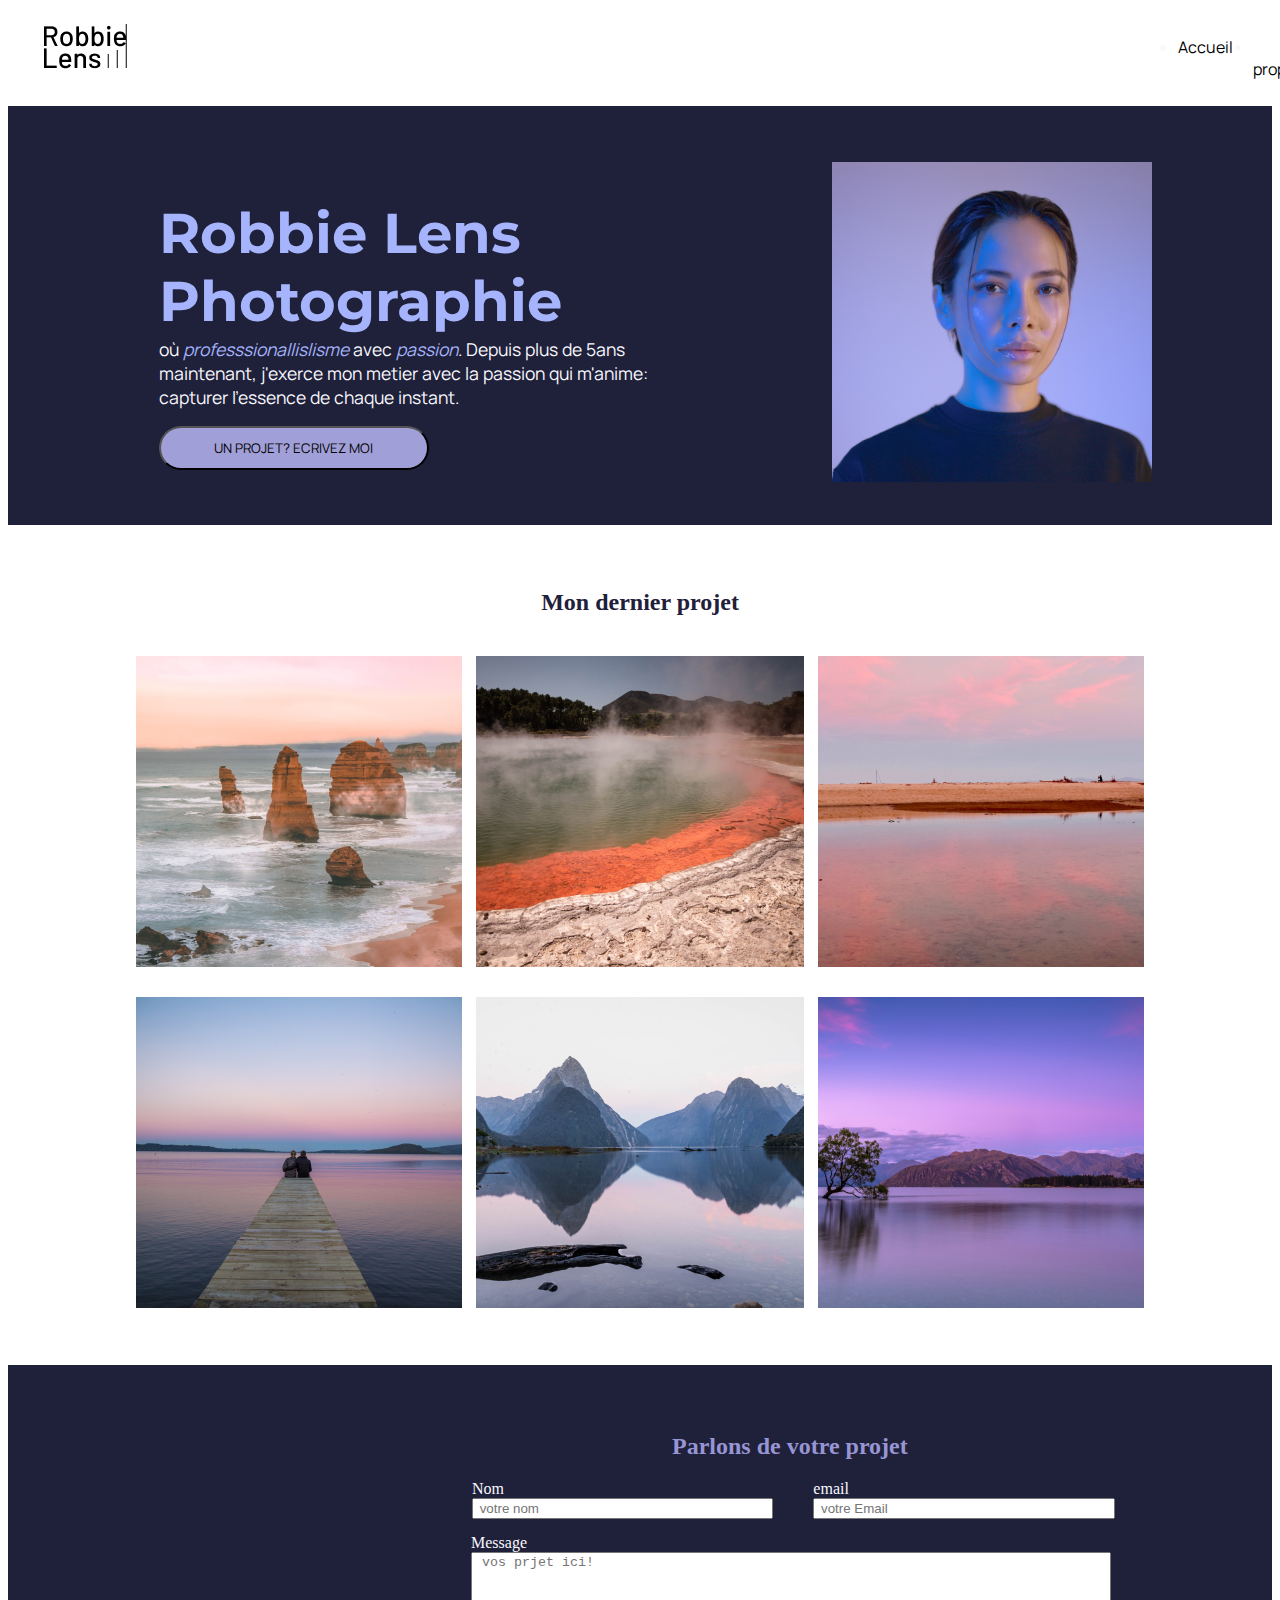
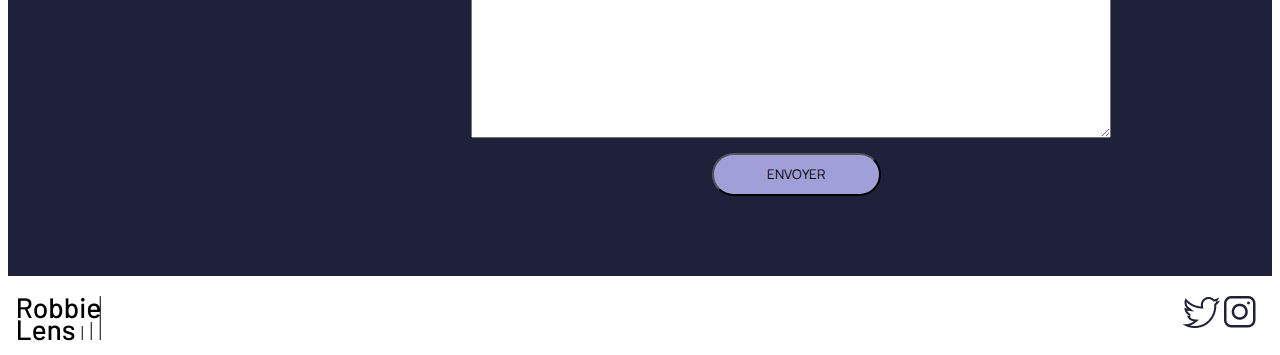
<file: html/index.html>
<!DOCTYPE html>
<html lang="fr">
<head>
    <meta charset="UTF-8">
    <link rel="stylesheet" href="style1.css">
    <meta name="viewport" content="width=device-width, initial-scale=1.0">
    <title>Robbie Lens</title>
    
    <link href="https://fonts.googleapis.com/css2?family=Manrope&amp;family=Montserrat&amp;display=swap" rel="stylesheet">
</head>
<body>
    <!--  Pour l'en tete -->
    <header>
        <div class="hautbas">
            <a href="index.html"><img class="logo" src="/images/logo.png" alt="logo"></a>
            <nav>
                <ul>
                    <div class="lien-accueil">
                        <li class="marge-menu"> <a href="index.html">Accueil</a></li>
                        <li class="marge-menu"> <a href="a-propos.html">A propos</a> </li>
                        <li class="marge-menu"> <a href="Portfolio.html">Portfolio</a></li>
                    </div>
                </ul>
            </nav>
        </div>
    <!-- POUR  TETE DU CORPS DE PAGE -->
    </header>
    <div class="haut">
        <section >
            <img class="lensimg" src="/images/robbie-lens.png" alt="robbie lens">
            <div class="titre">
                <h1>Robbie Lens <br> 
                Photographie</h1>
            
                <p class=" pp">où <em>professsionallislisme</em> avec <em>passion</em>. 
                Depuis plus de 5ans <br>
                maintenant, j'exerce mon metier avec la passion qui m'anime: <br>
                capturer l'essence de chaque instant. </p>
                <!-- <input class="bouton" type="submit" value="UN PROJET? ECRIVEZ MOI"> -->
                <button> <a href="#">UN PROJET? ECRIVEZ MOI</a></button>
            </div>
        </section>
    </div>
    <!-- Partie des photos -->
    <section class="mdp">
        <h2 class="h2-haut">Mon dernier projet</h2>
        <div>
            <img src="/images/element-1.png" alt="image">
            <img src="/images/element-2.png" alt="image"> 
            <img src="/images/element-3.png" alt="image"> 
        </div>
        <div>
            <img src="/images/element-4.png" alt="image">
            <img src="/images/element-5.png" alt="image"> 
            <img src="/images/element-6.png" alt="image"> 
        </div>

    </section>
    <!-- formulaire de contact  -->
    <section class="fdc"> 
        
        <form>
            <h2 class="form-h2"> Parlons de votre projet</h2>
            <div class="nom-email">
                <div class="nom">
                    <label> Nom</label>
                    <input class="espace" type="text" name="Nom" title="Nom" placeholder=" votre nom">
                </div>
                <div class="email">
                    <label> email </label>
                    <input class="espace" type="email" name="email" placeholder=" votre Email">   
                </div>
            </div>
            <div class="message">
                <label>Message </label>
                <textarea name="message" id="" cols="60" placeholder=" vos prjet ici! " rows="12"></textarea>
            </div>
            <div class="submit">
                <!-- <input type="submit" value="Envoyer" > -->
                <button> <a href="#">ENVOYER</a></button>
            </div>
        </form>
    </section>  
</body>
<footer>
    <div class="hautbas">
        <div class="flogo">
            <img src="/images/logo.png" alt="logo">
        </div>
        <div class="reseauimg">
            <a href="https://twitter.com" target="_blank"><img src="/images/twitter.png" alt="twitter "></a>
            <a href="https://instagram.com" target="_blank"> <img src="/images/instagram.png" alt="instagram"></a>
        </div>
    </div>
</footer>
</html>
</file>
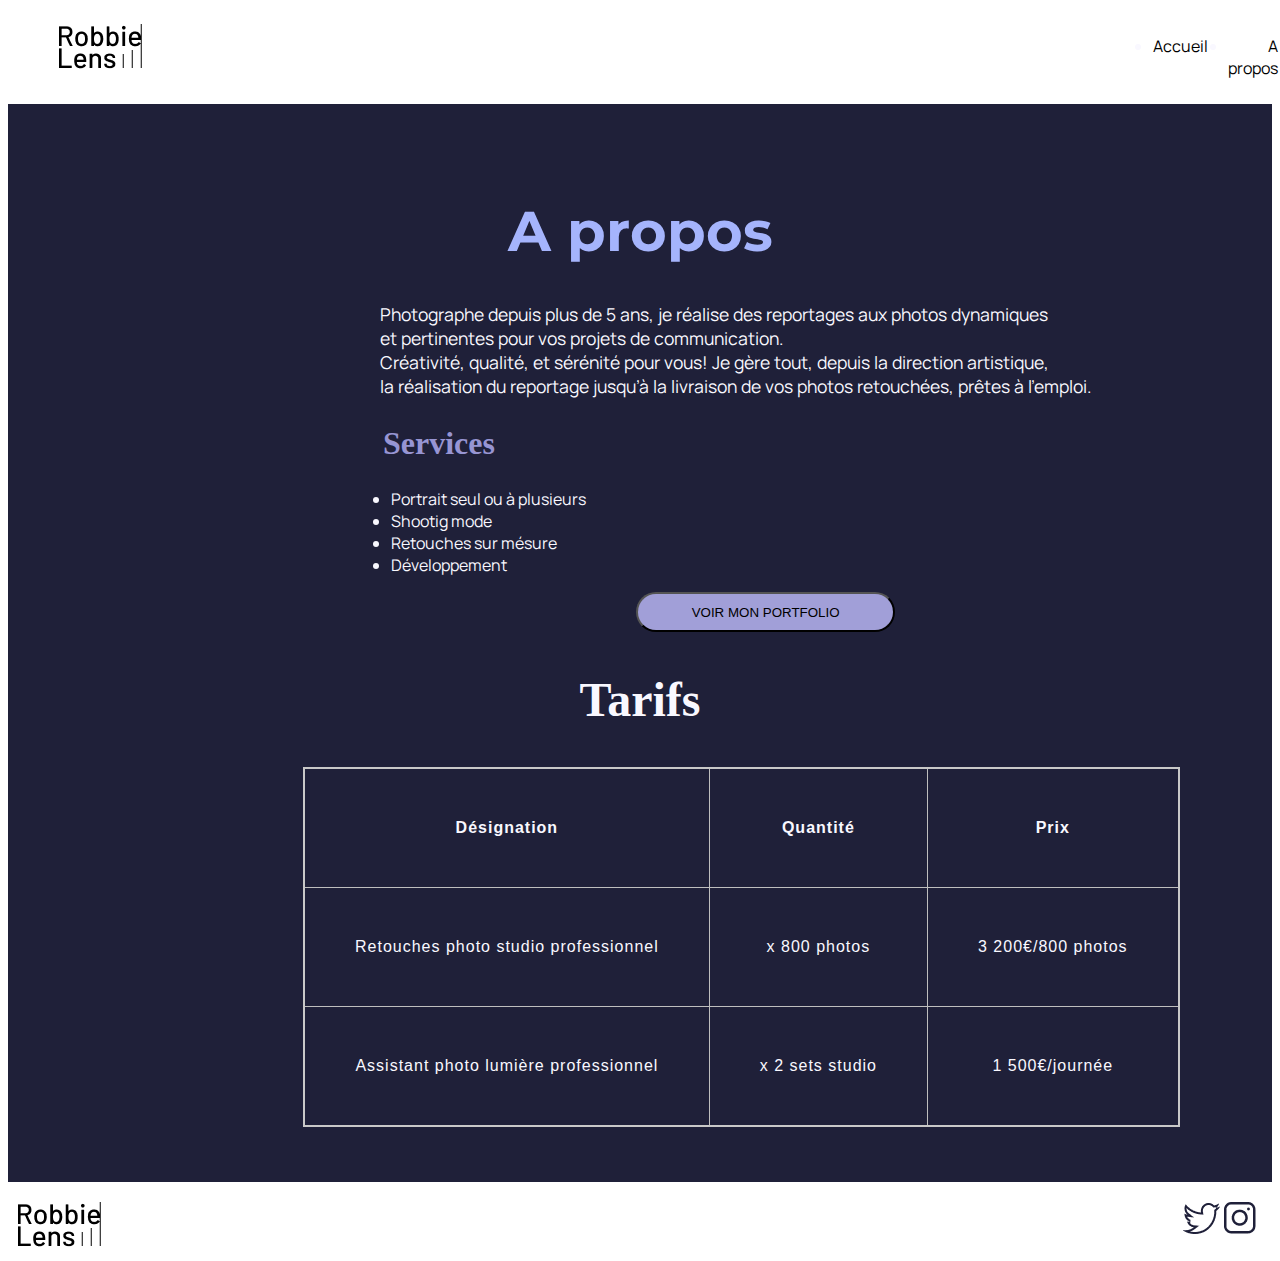
<file: html/a-propos.html>
<!DOCTYPE html>
<html lang="fr">
    <head>
        <meta charset="UTF-8">
        <link rel="stylesheet" href="style1.css">
        <meta name="viewport" content="width=device-width, initial-scale=1.0">
        <title>A propos</title>
        <link href="https://fonts.googleapis.com/css2?family=Manrope&amp;family=Montserrat&amp;display=swap" rel="stylesheet">
    </head>
    <body>
        <header>
            <nav>
                <!--  Pour l'en tete -->
                    <div class="hautbas2">
                            <a href="index.html"><img class="logo" src="/images/logo.png" alt="logo"></a>
                            <div class="lien-accueil">
                                <li class="marge-menu"> <a href="index.html">Accueil</a></li>
                                <li class="marge-menu"> <a href="a-propos.html">A propos</a> </li>
                                <li class="marge-menu"> <a href="Portfolio.html">Portfolio</a></li>
                            </div>
                    </div>
                <div class="haut">
                    <h1 class="apropos-marge"> A propos </h1>
                    <p>Photographe depuis plus de 5 ans, je réalise des reportages aux photos dynamiques <br>
                     et pertinentes pour vos projets de communication. <br> Créativité, qualité, 
                     et sérénité pour vous! Je gère tout, depuis la direction artistique, <br> 
                     la réalisation du reportage jusqu’à la livraison de vos photos retouchées, 
                     prêtes à l’emploi.</p>
                <h2 class=" appropos-h2"> Services</h2> 
                <div class="liste-appropos">
                    <ul>
                        <li> Portrait seul ou à plusieurs</li>
                        <li>Shootig mode</li>
                        <li>Retouches sur mésure</li>
                        <li>Développement</li>
                    </ul>
                </div>
                <a href="Portfolio.html"> <input   class="bouton-voir-mon-portfolio" type="submit" value="VOIR MON PORTFOLIO"></a>
                <h2 class="h2-table">Tarifs</h2>
                <table>
                    <tr>
                        <th>Désignation</th>
                        <th>Quantité</th>
                        <th>Prix</th>
                    </tr>
                    <tr>
                        <td>Retouches photo studio professionnel</td>
                        <td>x 800 photos</td>
                        <td>3 200€/800 photos</td>
                    </tr>
                    <tr>
                        <td>Assistant photo lumière professionnel</td>
                        <td>x 2 sets studio</td>
                        <td>1 500€/journée</td>
                    </tr>  
                </div> 
                </table>
            </nav>
        </header>
        
    </body>
    <footer>
        <div class="hautbas">
            <div class="flogo">
                <img src="/images/logo.png" alt="logo">
            </div>
            <div class="reseauimg">
                <a href="https://twitter.com" target="_blank"><img src="/images/twitter.png" alt="twitter "></a>
                <a href="https://instagram.com" target="_blank"> <img src="/images/instagram.png" alt="instagram"></a>
            </div>
        </div>
    </footer>
</html>
</file>
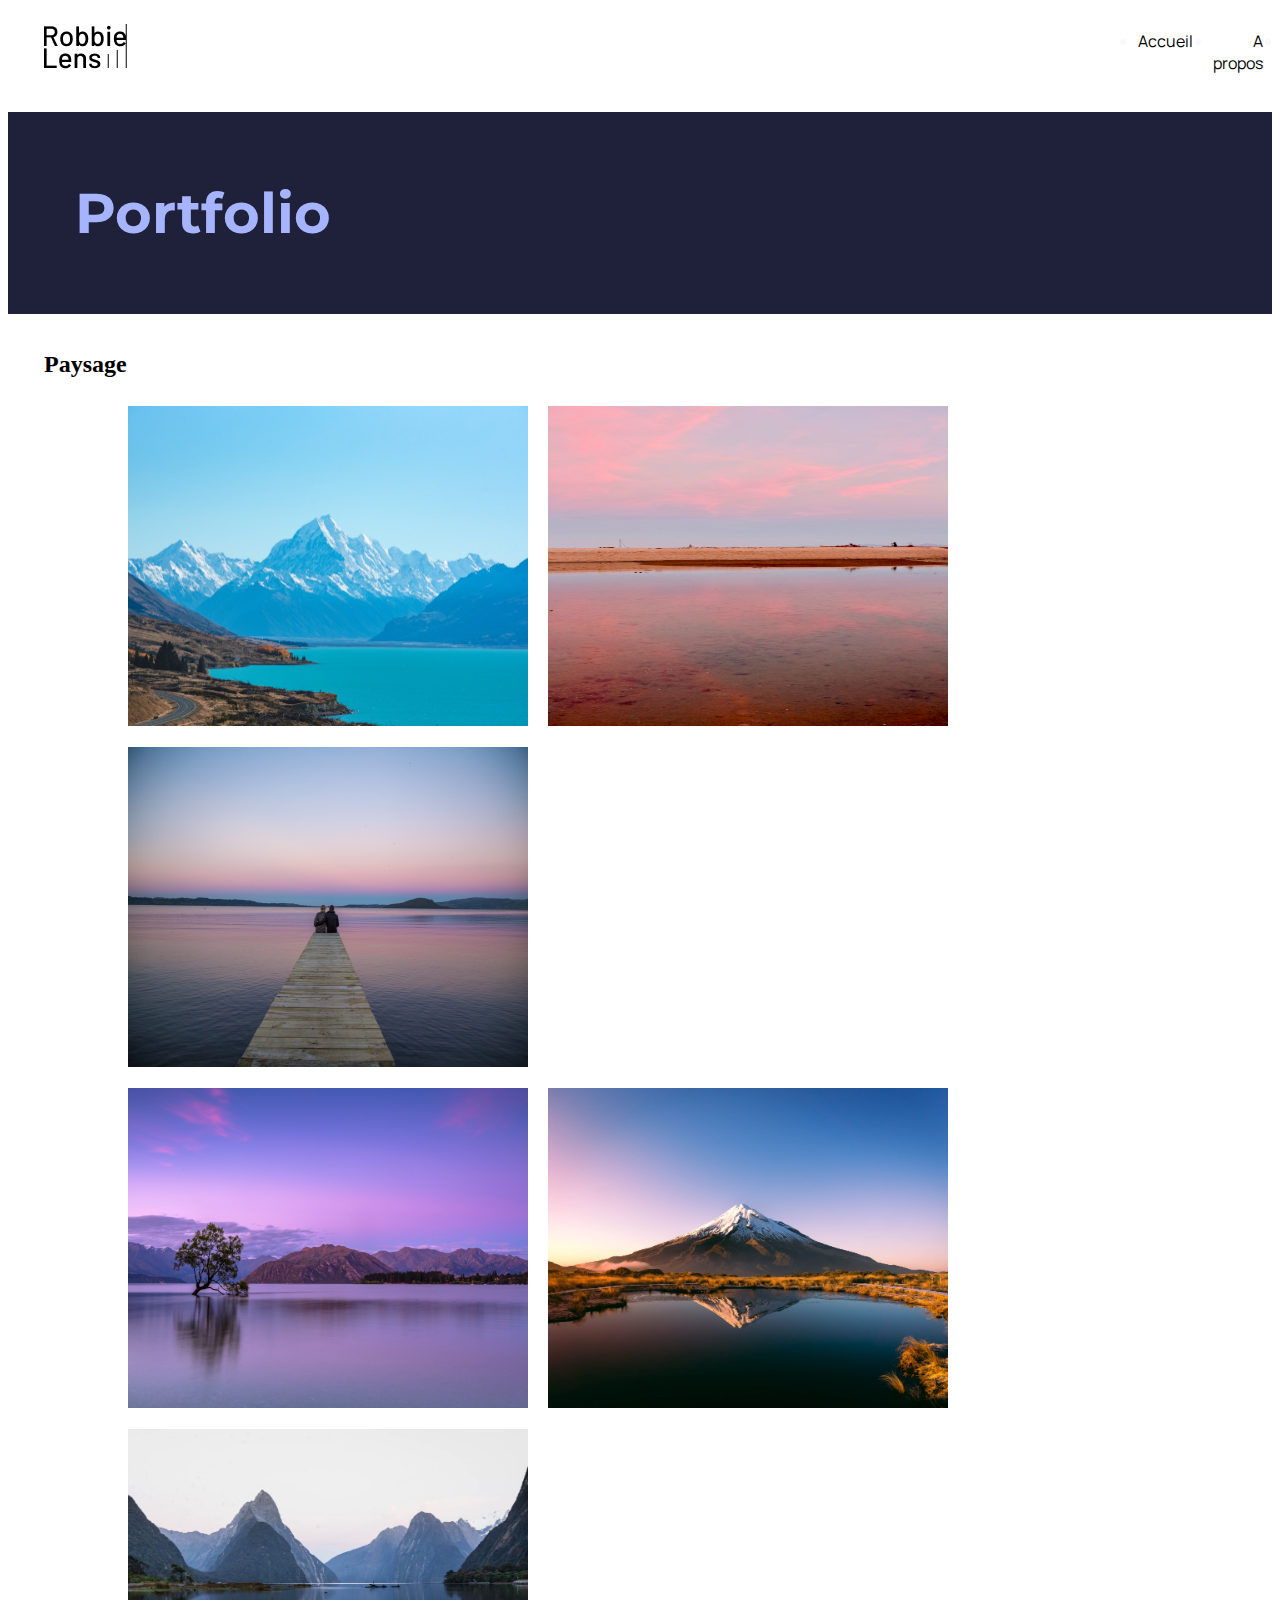
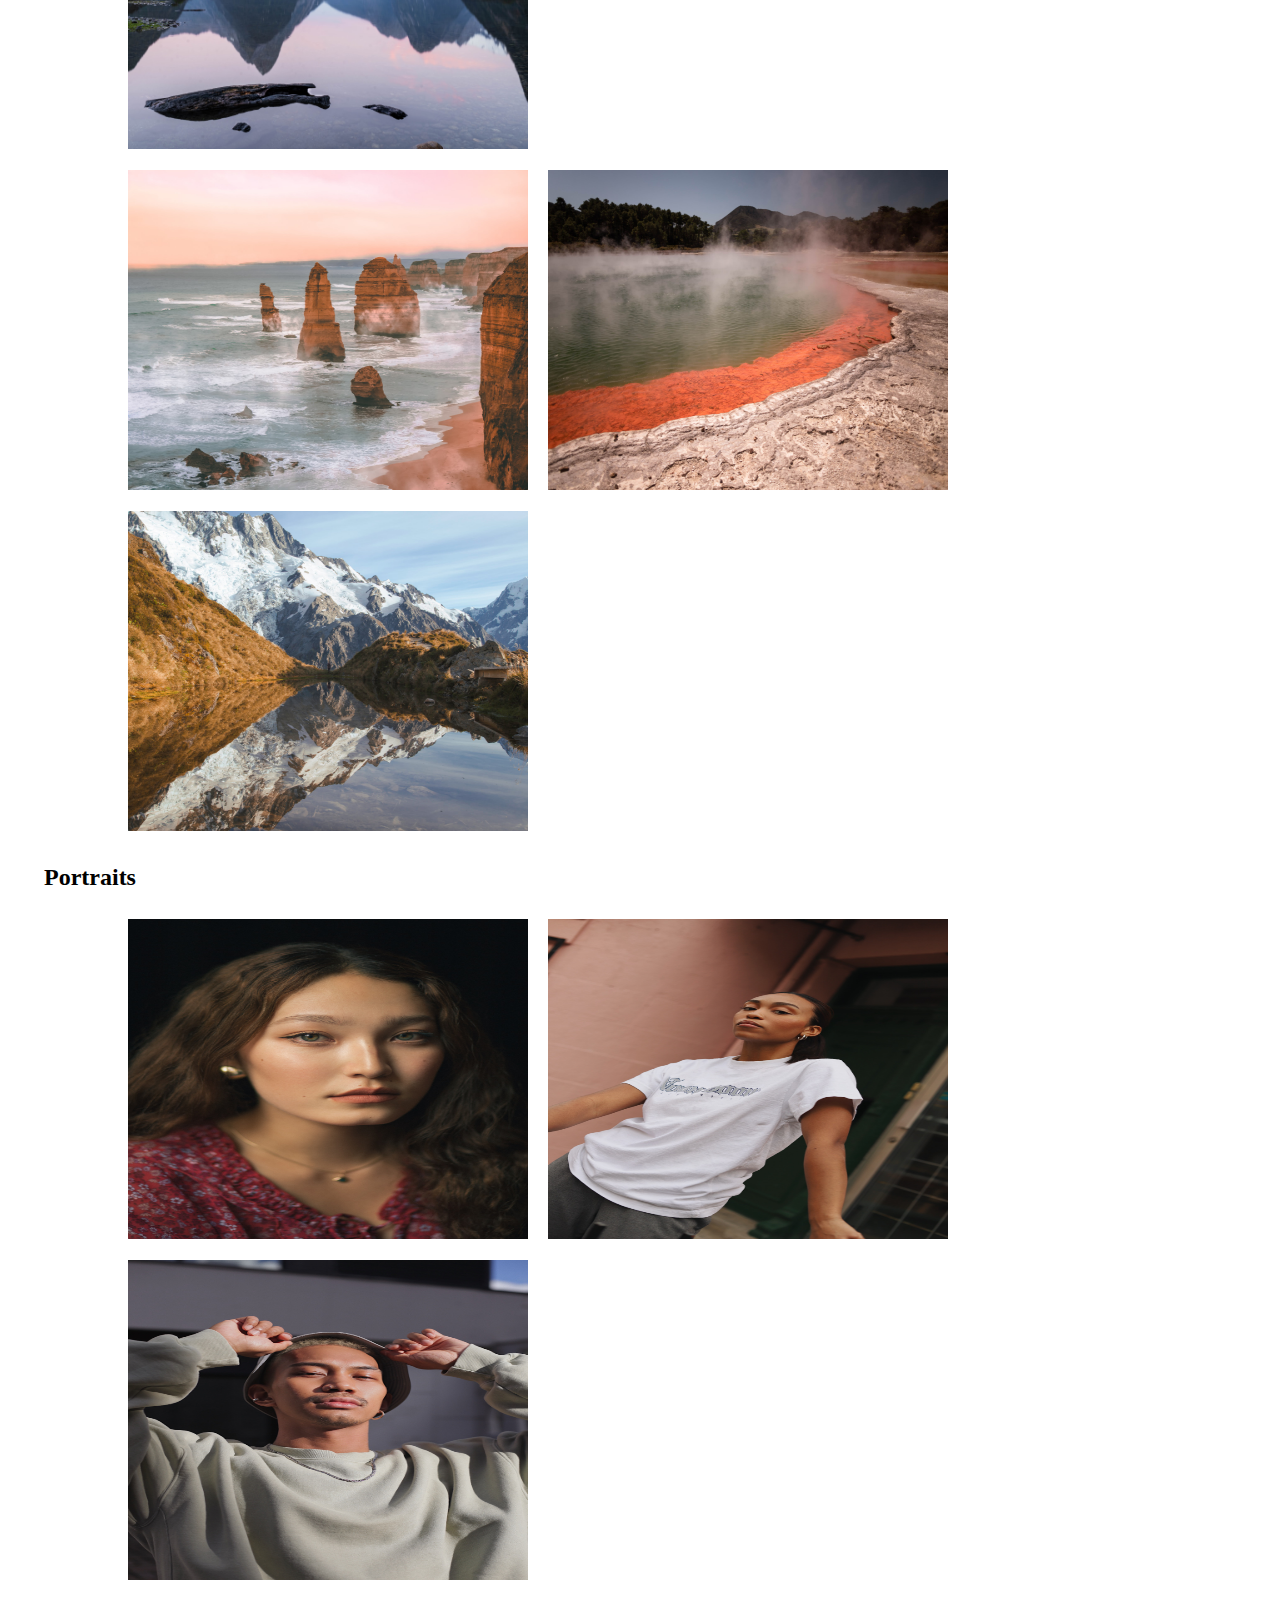
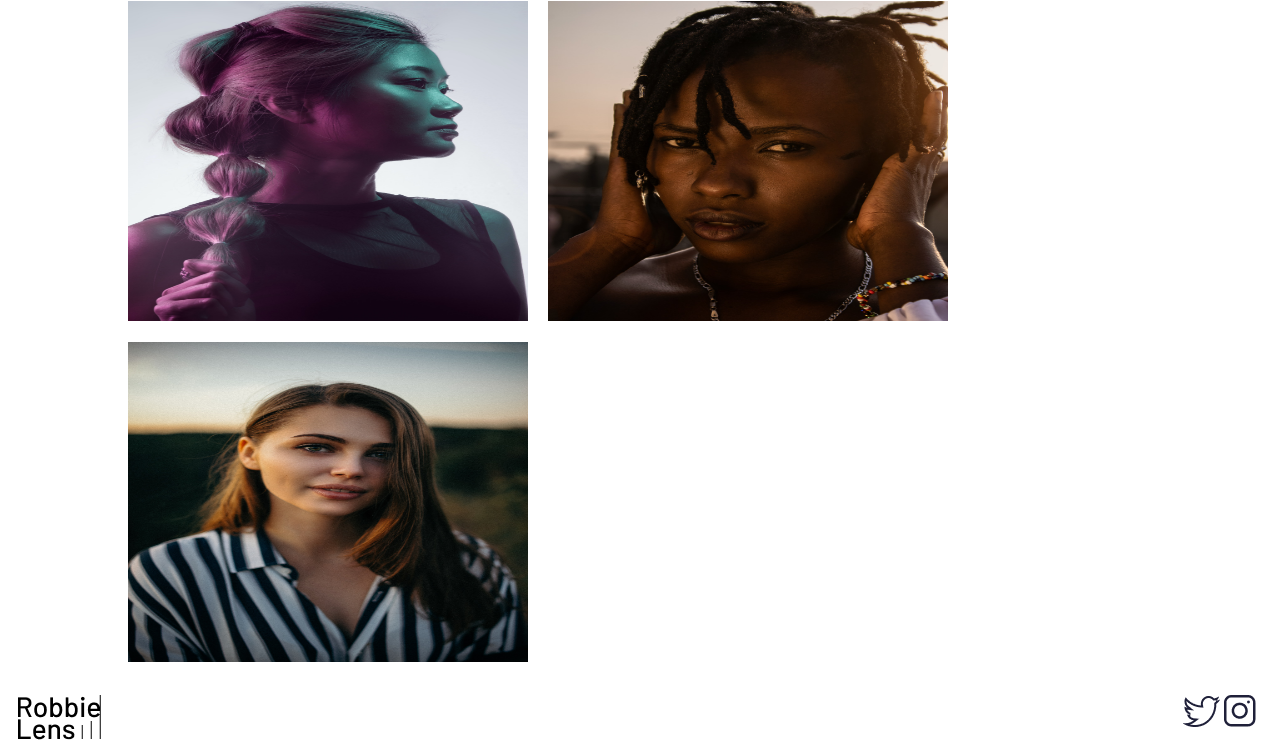
<file: html/Portfolio.html>
<!DOCTYPE html>
<html lang="fr">
<head>
    <meta charset="UTF-8">
    <meta name="viewport" content="width=device-width, initial-scale=1.0">
    <title>Portfolio</title>
    <link rel="stylesheet" href="style1.css">
    <link href="https://fonts.googleapis.com/css2?family=Manrope&amp;family=Montserrat&amp;display=swap" rel="stylesheet">
</head>
<body>
    <header>
        <nav>
        <!--  Pour l'en tete -->
            <div class="hautbas">
                <a href="index.html"><img class="logo" src="/images/logo.png" alt="logo"></a>
                <div class="lien-accueil">
                    <li class="marge-menu"> <a href="index.html">Accueil</a></li>
                    <li class="marge-menu"> <a href="a-propos.html">A propos</a> </li>
                    <li class="marge-menu"> <a href="Portfolio.html">Portfolio</a></li>
                </div>
            </div>
            <h1 class="portfolio-h1"> Portfolio</h1>
        </nav>
    </header>
    
    <div class="portfolio">
        <h2>Paysage</h2>
        <div>
            <a href="/images/images portfolio/paysage1.jpg"><img src="/images/images portfolio/paysage1.jpg" alt="paysage1"></a>
            <a href="/images/images portfolio/paysage2.jpg"><img src="/images/images portfolio/paysage2.jpg" alt="paysage2"></a>
            <a href="/images/images portfolio/paysage3.jpg"><img src="/images/images portfolio/paysage3.jpg" alt="paysage3"></a>
        </div>
        <div>
            <a href="/images/images portfolio/paysage4.jpg"><img src="/images/images portfolio/paysage4.jpg" alt="paysage4"></a>
            <a href="/images/images portfolio/paysage5.jpg"><img src="/images/images portfolio/paysage5.jpg" alt="paysage5"></a>
            <a href="/images/images portfolio/paysage6.jpg"><img src="/images/images portfolio/paysage6.jpg" alt="paysage6"></a>
        </div>
        <div>
            <a href="/images/images portfolio/paysage7.jpg"><img src="/images/images portfolio/paysage7.jpg" alt="paysage7"></a>
            <a href="/images/images portfolio/paysage8.jpg"><img src="/images/images portfolio/paysage8.jpg" alt="paysage8"></a>
            <a href="/images/images portfolio/paysage9.jpg"><img src="/images/images portfolio/paysage9.jpg" alt="paysage9"></a>
        </div>
        
        <h2>Portraits</h2>

        <div>
            <a href="/images/images portfolio/portrait1.jpg"><img src="/images/images portfolio/portrait1.jpg" alt="portrait1"></a>
            <a href="/images/images portfolio/portrait2.jpg"><img src="/images/images portfolio/portrait2.jpg" alt="portrait2"></a>
            <a href="/images/images portfolio/portrait3.jpg"><img src="/images/images portfolio/portrait3.jpg" alt="portrait3"></a>
        </div>
        <div>
            <a href="/images/images portfolio/portrait4.jpg"><img src="/images/images portfolio/portrait4.jpg" alt="portrait4"></a>
            <a href="/images/images portfolio/portrait5.jpg"><img src="/images/images portfolio/portrait5.jpg" alt="portrait5"></a>
            <a href="/images/images portfolio/portrait6.jpg"><img src="/images/images portfolio/portrait6.jpg" alt="portrait6"></a>
        </div>
    </div>
    
</body>
<footer>
    <div class="hautbas">
        <div class="flogo">
            <img src="/images/logo.png" alt="logo">
        </div>
        <div class="reseauimg">
            <a href="https://twitter.com" target="_blank"><img src="/images/twitter.png" alt="twitter "></a>
            <a href="https://instagram.com" target="_blank"> <img src="/images/instagram.png" alt="instagram"></a>
        </div>
    </div>
</footer>
</html>
</file>
<file: html/style1.css>
a{
  color: black;
  font-size: 1em;
  text-decoration: none;
}
em{
  color: #A5B4FC;
}      
  
h1{
  font-size: 3.5em;
  font-family: 'Montserrat', sans-serif;
  color: #A5B4FC;
}

p, li, a{
  font-family: 'Manrope', sans-serif; 
}
.pp{
  margin-left: -18em;
  margin-top: -2em;
  justify-content: space-around;
}

p{
  font-size: 1.1em;
}

li{
  font-size: 1em;
}
.hautbas{
  background-color: white;
  display: flex;
  margin:10px;
}
.hautbas2{
  background-color: white;
  display: flex;
  margin:25px;
}
.haut{
  background-color: #1f2039;
  padding: 55px;
}
.haut p, .liste-appropos{
  text-align: left;
  padding-left: 18em;
  justify-content: center;
}
.apropos-marge{
  text-align: center;
}
.appropos-h2{
  padding-left: 10em;
  color: #9795d3;
  font-size: 2em;
}

p, li, h2{
  color: #f9f8ff;
}

.h2-haut{
  color: #1f2039;
  text-align: center;
}
.mdp{
  position: sticky;
  text-align: center;
  margin-top: 4em;
  max-width: 100%;
  width: 100%;
}
.hautbas{
  background-color: white;
  display: flex;
  padding-top: 10px;
}
.titre{
  padding-left: 6em;

}
.lensimg {
  right:100%;
  position: absolute;
  top: 18%;
  left: 65%;
  width: 20em;
  height: 20em;
}
h1{
  font-size: 3.5em;
  font-family: 'Montserrat', sans-serif;
  color: #A5B4FC;
}
button{
  border-radius: 50px;
  padding: 0.8em 4em;
  background-color:#a19fd8;
}
.logo{
  position: absolute;
  top: 1.5em;
}
.mdp img{
  padding: 0.3rem;
  margin-top: 1em;
}
.reseauimg{
  text-align: right;
  margin-left: 87%;
}
.lien-accueil{
  display: flex;
  margin-left: 70em;
  text-align: right;
  margin-top: 10px;
  
}
.marge-menu{
  padding-right: 20px;
}
.logo{
  margin-left:2% ;
  }

  /* tABLEAU */
/* .liste-appropos li{
  list-style-type:none; 

 } */
.bouton-voir-mon-portfolio{
  border-radius: 50px;
  padding: 0.8em 4em;
  background-color:#a19fd8;
  margin-left: 43em;
  
}
  .h2-table{
  text-align: center;
  font-size: 3em;
  }
table{
  border-collapse: collapse;
  border: 2px solid rgb(200, 200, 200);
  letter-spacing: 1px;
  font-family: sans-serif;
  font-size: 1em;
  margin-left:15em ;
}
td,th{
  border: 1px solid rgb(190, 190, 190);
  padding-right: 120px;
  margin: 105px 50px;
  color: #f9f8ff;
  padding: 50px;
}
td{
  text-align: center;
}
th{
  text-align: center;
}




.b{
  justify-content: space-around;
  flex-wrap: ;
 }

/* FIN tABLEAU */

/* FORMULAIRE */

form{
  padding-left: 28em;
  background-color: #1f2039;
  padding-top:3em;
  padding-bottom: 5em;
  margin-top: 3em;
}
label{
  color: #f9f8ff;
}
 .message{
  display:grid;
  width: 40em;
  margin: 15px;
}
.nom-email{
  display:flex;
  width: 40em;
  padding-left: 1em
}
.nom{

}
.email{
  padding-left: 2.5em
}
 .espace{
  width: 22em;
 } 
.submit{
  margin-top: 15px;
  margin-left: 16em;
}
form button{
  border-radius: 50px;
  padding: 0.8em 4em;
  background-color:#a19fd8;
}
.form-h2{
  color: #9795d3;
  padding-left: 9em;
  font-size: 1.5em;
  
}



/* FIN FORMULAIRE */


/* page portfolio */
.portfolio-h1{
  background-color: #1f2039;
  padding: 1.2em;
}
.portfolio img{
  /* justify-: center; */
  width: 25em;
  height: 20em;
  padding: 0.5em 0.5em;
}

.portfolio h2{
  color: black;
  text-align: start;
  font-size: 1.5em;
  margin-left: 1.5em;
}
.portfolio div{
  margin-left: 7em;
  border-radius: 30em;
}

/* page portfolio */
</file>
